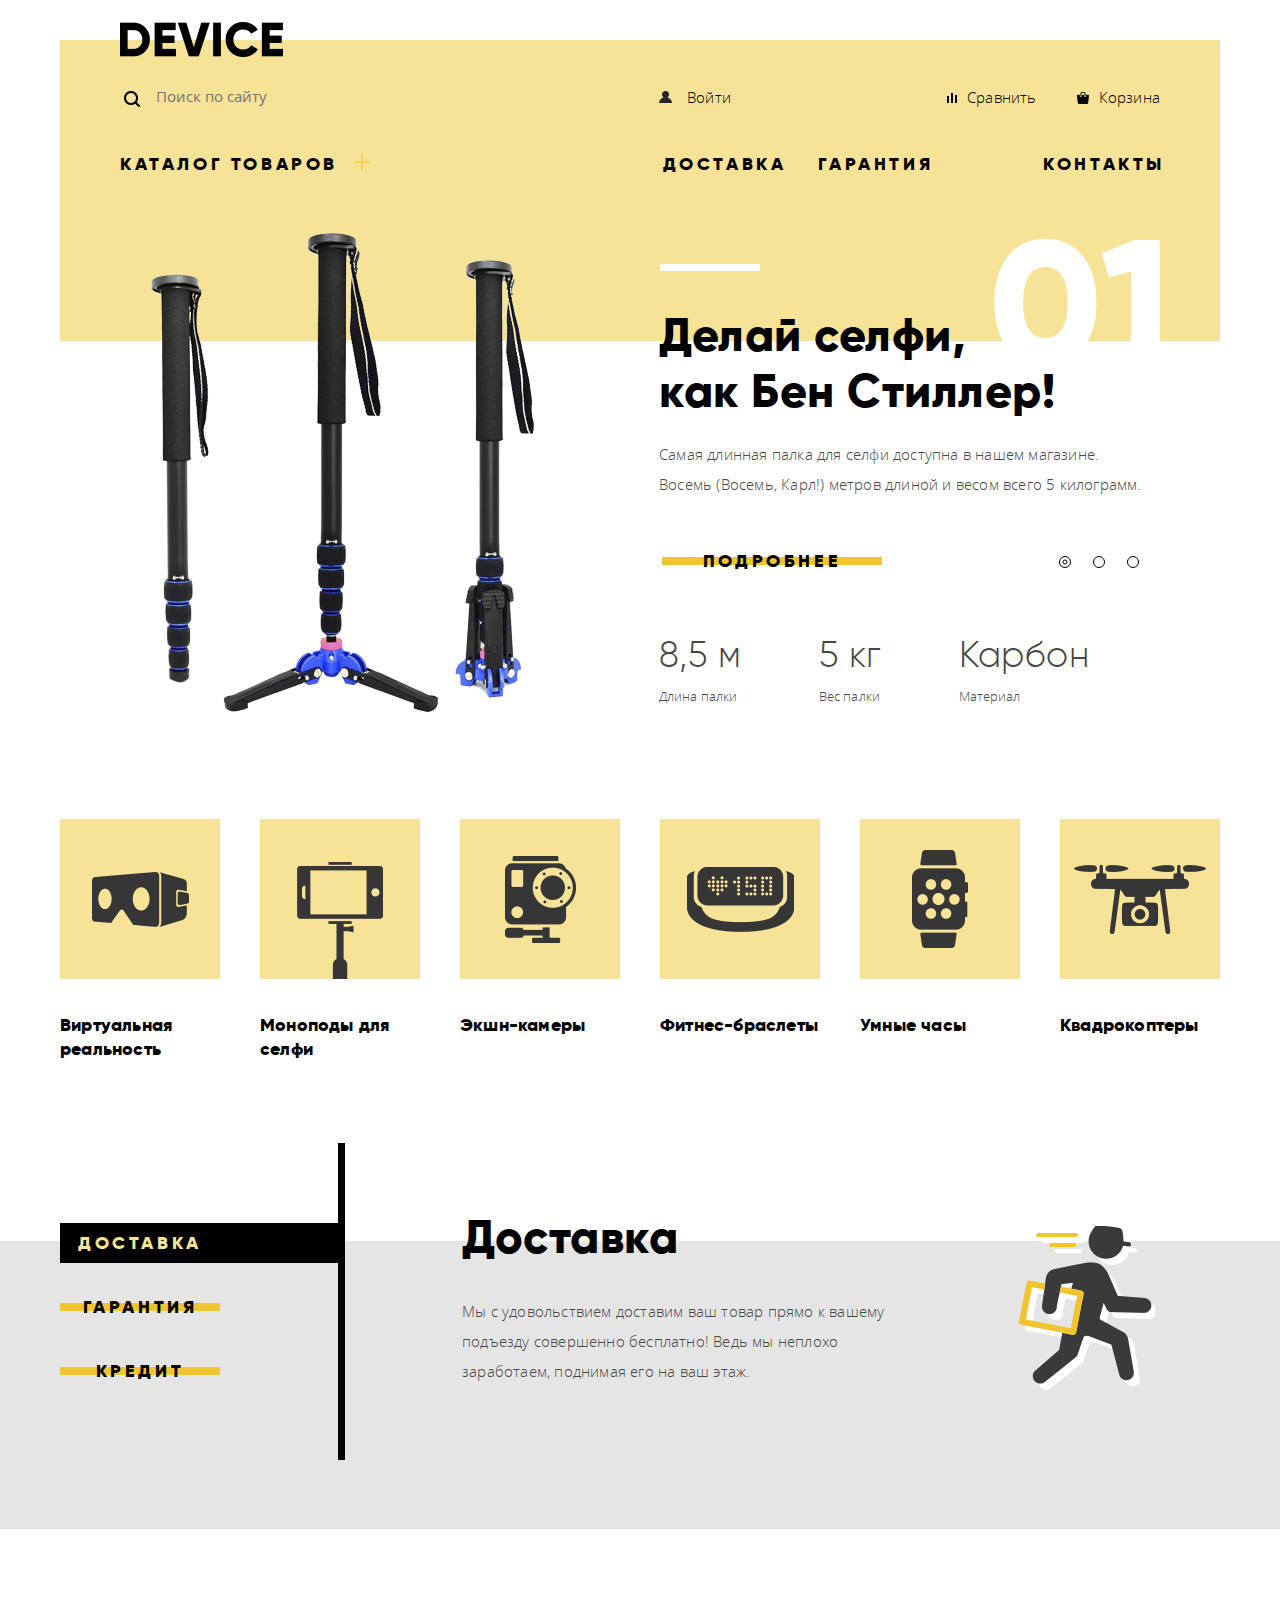
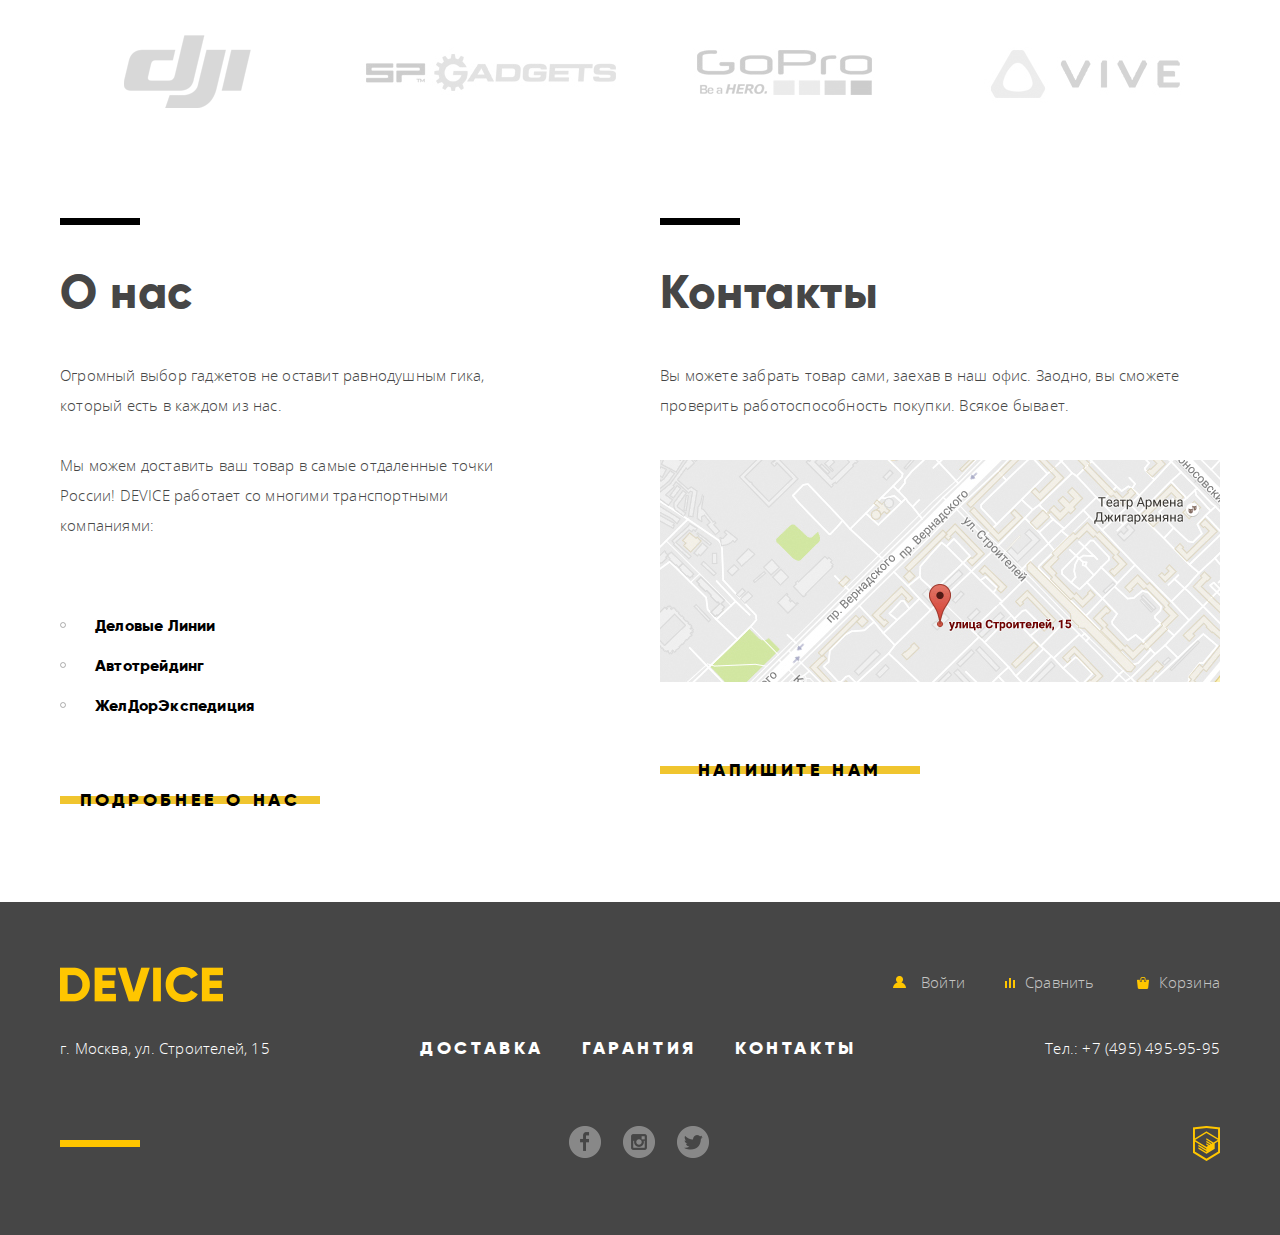
<file: index.html>
<!DOCTYPE html>
<html lang="ru">
<head>
    <meta charset="utf-8">
    <title>HTML Academy: Девайс</title>
    <link rel="stylesheet" type="text/css" href="css/normalize.css">
    <link rel="stylesheet" type="text/css" href="css/style.css">
</head>
<body>
  <header>
    <div class="container header header-index">
      <div class="header-logo"><a href="index.html"><img src="img/content/logo.png" width="163" height="35" alt="Логотип Девайса"></a></div>
      <div class="header-top">
        <div class="header-search"><input class="header-search-field" type="text" name="search" placeholder="Поиск по сайту"><button type="button">Найти</button></div>
        <ul class="user-menu header-user-menu">
          <li class="login-link"><a href="">Войти</a></li>
          <li class="compare-link"><a href="">Сравнить</a></li>
          <li class="cart-link"><a href="">Корзина</a></li>
        </ul>
      </div>
      <nav>
        <ul class="main-navigation header-main-navigation">
          <li class="main-navigation-catalog">
            <a class="catalog-link" href="">Каталог товаров</a>
            <div class="sub-menu-container">
              <ul class="sub-menu">
                <li><a href="">Виртуальная реальность</a></li>
                <li><a href="catalog.html">Моноподы для селфи</a></li>
                <li><a href="">Экшн-камеры</a></li>
                <li><a href="">Фитнес-браслеты</a></li>
                <li><a href="">Умные часы</a></li>
                <li><a href="">Квадрокоптеры</a></li>
              </ul>
            </div>
          </li>
          <li><a href="">Доставка</a></li>
          <li><a href="">Гарантия</a></li>
          <li><a href="">Контакты</a></li>
        </ul>
      </nav>
    </div>
  </header>

  <main>
    <section class="container container-sliders">
      <h1 class="visually-hidden">Девайс</h1>
      <div class="promo-sliders">
        <h2 class="visually-hidden">Промо-слайдеры</h2>
        <input class="visually-hidden" type="radio" id="tumbler-slide1" name="slider-toggle" checked>
        <input class="visually-hidden" type="radio" id="tumbler-slide2" name="slider-toggle">
        <input class="visually-hidden" type="radio" id="tumbler-slide3" name="slider-toggle">
        <div class="slider-controls">
          <label for="tumbler-slide1"><span class="visually-hidden">Слайд 1</span></label>
          <label for="tumbler-slide2"><span class="visually-hidden">Слайд 2</span></label>
          <label for="tumbler-slide3"><span class="visually-hidden">Слайд 3</span></label>
        </div>
        <ul class="slides-list">
          <li class="slide slide-1" id="slide-1">
            <h3 class="slide-number">01</h3>
            <div class="slider-image1">
              <img src="img/content/slider-1.png" width="384" height="486" alt="Монопод">
            </div>
            <div class="slider-description">
              <h3 class="slider-title">Делай селфи,<br> как Бен Стиллер!</h3>
              <p class="slider-text">Самая длинная палка для селфи доступна в нашем магазине. Восемь (Восемь, Карл!) метров длиной и весом всего 5 килограмм.
              </p>
              <a class="button slider-more" href="">Подробнее</a>
              <div class="slider-features">
                <div class="slider-feature">
                  <p class="slider-feature-title">Длина палки</p>
                  <p class="slider-feature-text">8,5 м</p>
                </div>
                <div class="slider-feature">
                  <p class="slider-feature-title">Вес палки</p>
                  <p class="slider-feature-text">5 кг</p>
                </div>
                <div class="slider-feature">
                  <p class="slider-feature-title">Материал</p>
                  <p class="slider-feature-text">Карбон</p>
                </div>
              </div>
            </div>
          </li>

          <li class="slide slide-2" id="slide-2">
            <h3 class="slide-number">02</h3>
            <div class="slider-image2">
              <img src="img/content/slider-2.png" width="345" height="485" alt="Фитнес-браслет">
            </div>
            <div class="slider-description">
              <h3 class="slider-title">Худеем<br> правильно!</h3>
              <p class="slider-text">Мотивирующие фитнес-браслеты помогут найти в себе силы не пропускать занятия и соблюдать диету.
              </p>
              <a class="button slider-more" href="">Подробнее</a>
              <div class="slider-features">
                <div class="slider-feature">
                  <p class="slider-feature-title">Без подзарядки</p>
                  <p class="slider-feature-text">48 часов</p>
                </div>
              </div>
            </div>
          </li>

          <li class="slide slide-3" id="slide-3">
            <h3 class="slide-number">03</h3>
            <div class="slider-image3">
              <img src="img/content/slider-3.png" width="526" height="334" alt="Квадрокоптер">
            </div>
            <div class="slider-description">
              <h3 class="slider-title">Порхает как бабочка, жалит как пчела!</h3>
              <p class="slider-text">Этот обычный, на первый взгляд, квадрокоптер оснащен мощным лазером, замаскированным под стандартную камеру.
              </p>
              <a class="button slider-more" href="">Подробнее</a>
              <div class="slider-features">
                <div class="slider-feature">
                  <p class="slider-feature-title">Дальность полета</p>
                  <p class="slider-feature-text">800 м</p>
                </div>
                <div class="slider-feature">
                  <p class="slider-feature-title">Радиус поражения</p>
                  <p class="slider-feature-text">50 м</p>
                </div>
              </div>
            </div>
          </li>
        </ul>
      </div>
    </section>

    <div class="container">
      <section class="popular">
        <h2 class="visually-hidden">Популярные категории товаров</h2>
        <ul class="popular-list">
          <li>
            <a class="popular-item popular-item-vr" href=""><span>Виртуальная реальность</span></a>
          </li>
          <li>
            <a class="popular-item popular-item-monopod" href="catalog.html"><span>Моноподы для селфи</span></a>
          </li>
          <li>
            <a class="popular-item popular-item-camera" href=""><span>Экшн-камеры</span></a>
          </li>
          <li>
            <a class="popular-item popular-item-fitness" href=""><span>Фитнес-браслеты</span></a>
          </li>
          <li>
            <a class="popular-item popular-item-watch" href=""><span>Умные часы</span></a>
          </li>
          <li>
            <a class="popular-item popular-item-copter" href=""><span>Квадрокоптеры</span></a>
          </li>
        </ul>
      </section>
    </div>

    <div class="services-wrapper">
      <div class="container services">
        <h2 class="visually-hidden">Сервисы</h2>
        <input class="visually-hidden" type="radio" id="tumbler-service1" name="services-toggle" checked>
        <input class="visually-hidden" type="radio" id="tumbler-service2" name="services-toggle">
        <input class="visually-hidden" type="radio" id="tumbler-service3" name="services-toggle">
        <ul class="services-list-controls">
          <li><label class="button" for="tumbler-service1">Доставка</label></li>
          <li><label class="button" for="tumbler-service2">Гарантия</label></li>
          <li><label class="button" for="tumbler-service3">Кредит</label></li>
        </ul>
        <ul class="services-list">
          <li class="service-delivery">
            <h3>Доставка</h3>
            <p>Мы с удовольствием доставим ваш товар прямо к вашему подъезду совершенно бесплатно! Ведь мы неплохо заработаем, поднимая его на ваш этаж.</p>
          </li>
          <li class="service-waranty">
            <h3>Гарантия</h3>
            <p>Если из-за возгорания купленного у нас товара у вас сгорит дом — не переживайте, мы выдадим вам новый. 
            Товар,&nbsp;не&nbsp;дом, конечно же.</p>
          </li>
          <li class="service-credit">
            <h3>Кредит</h3>
            <p>Залезть в долговую яму стало проще! Кредитные консультанты подберут для вас наиболее выгодные условия кредита. Выгодные для нашего банка, разумеется.</p>
          </li>
        </ul>
      </div>
    </div>

    <div class="container">
      <section class="brands">
        <h2 class="visually-hidden">Бренды</h2>
        <ul class="brands-list">
          <li><a class="brand-dji" href=""><span class="visually-hidden">DJI</span></a></li>
          <li><a class="brand-spgad" href=""><span class="visually-hidden">SpGadgets</span></a></li>
          <li><a class="brand-gopro" href=""><span class="visually-hidden">GoPro</span></a></li>
          <li><a class="brand-vive" href=""><span class="visually-hidden">VIVE</span></a></li>
        </ul>
      </section>

      <section class="information">
        <h2 class="visually-hidden">Информация</h2>
        <div class="about">
          <h2>О нас</h2>
          <p>Огромный выбор гаджетов не оставит равнодушным гика, который есть в каждом из нас.</p>
          <p>Мы можем доставить ваш товар в самые отдаленные точки России! DEVICE работает со многими транспортными компаниями:</p>
          <ul>
            <li>Деловые Линии</li>
            <li>Автотрейдинг</li>
            <li>ЖелДорЭкспедиция</li>
          </ul>
          <a class="button" href="">Подробнее о нас</a>
        </div>
        <div class="contacts">
          <h2>Контакты</h2>
          <p>Вы можете забрать товар сами, заехав в наш офис. Заодно, вы сможете проверить работоспособность покупки. Всякое бывает.</p>
          <a class="map-link" href="" aria-label="Открыть карту"><img src="img/content/map-mini.jpg" width="560" height="222" alt="г. Москва, ул. Строителей, 15"></a>
          <a class="button contact-link" href="" aria-label="Открыть форму обратной связи">Напишите нам</a>
        </div>
      </section>
    </div>
  </main>

  <footer class="footer-wrapper">
    <div class="container footer">
      <div class="footer-up">
        <div class="footer-left footer-logo">
          <a href="index.html">
            <img src="img/content/logo-footer.png" width="163" height="35" alt="Логотип Девайса">
          </a>
        </div>
        <div class="footer-right">
          <ul class="user-menu footer-user-menu">
            <li class="login-link"><a href="">Войти</a></li>
            <li class="compare-link"><a href="">Сравнить</a></li>
            <li class="cart-link"><a href="">Корзина</a></li>
          </ul>
        </div>
      </div>
      <div class="footer-middle">
        <address>г. Москва, ул. Строителей, 15</address>
        <p>Тел.: +7 (495) 495-95-95</p>
        <ul class="main-navigation footer-navigation">
            <li><a href="">Доставка</a></li>
            <li><a href="">Гарантия</a></li>
            <li><a href="">Контакты</a></li>
        </ul>
      </div>
      <div class="footer-bottom">
        <div class="footer-left"></div>
        <div class="footer-sm">
          <h2 class="visually-hidden">Девайс в соцсетях</h2>
            <ul>
              <li>
                <a class="sm-button sm-fb" href="#" aria-label="Девайс на Фейсбуке">
                  <span class="visually-hidden">fb</span>
                </a>
              </li>
              <li>
                <a class="sm-button sm-insta" href="#" aria-label="Девайс в Инстаграме">
                  <span class="visually-hidden">Instagram</span>
                </a>
              </li>
              <li>
                <a class="sm-button sm-tw" href="#" aria-label="Девайс в Твиттере">
                  <span class="visually-hidden">Twitter</span>
                </a>
              </li>
            </ul>
        </div>
        <div class="footer-right footer-copyright">
          <a class="copyright-logo" href="https://htmlacademy.ru/intensive/htmlcss" aria-label="Профессиональный онлайн‑курс HTML и CSS, уровень 1">
            <span class="visually-hidden">HTML Academy</span>
          </a>
        </div>
      </div>
    </div>
  </footer>

  <div class="overlay"></div>
  <section class="modal modal-contact">
    <div class="modal-block">
      <h2 class="visually-hidden">Напишите нам</h2>
      <form class="contact-form" action="https://echo.htmlacademy.ru" method="post">
        <div>
          <p><label for="contact-name">Ваше имя:</label>
          <input id="contact-name" type="text" name="name" placeholder="Имя Фамилия"></p>
          <p><label for="contact-email">Ваш e-mail:</label>
          <input id="contact-email" type="email" name="email" placeholder="email@example.com"></p>
        </div>
        <p>
          <label for="contact-message">Текст письма:</label>
          <textarea id="contact-message" name="message" placeholder="В свободной форме"></textarea>
        </p>
        <button class="button" type="submit">Отправить</button>
      </form>
      <button class="modal-close" type="button">Закрыть</button>
    </div>
  </section>

  <section class="modal modal-map">
    <h2 class="visually-hidden">Как до нас добраться</h2>
    <img src="img/content/map-big.jpg" width="960" height="560" alt="Офис компании по адресу ул. Строителей, 15, г. Москва">
    <button class="modal-close" type="button">Закрыть</button>
  </section>
  <script src="js/script.js"></script>
</body>
</html>
</file>
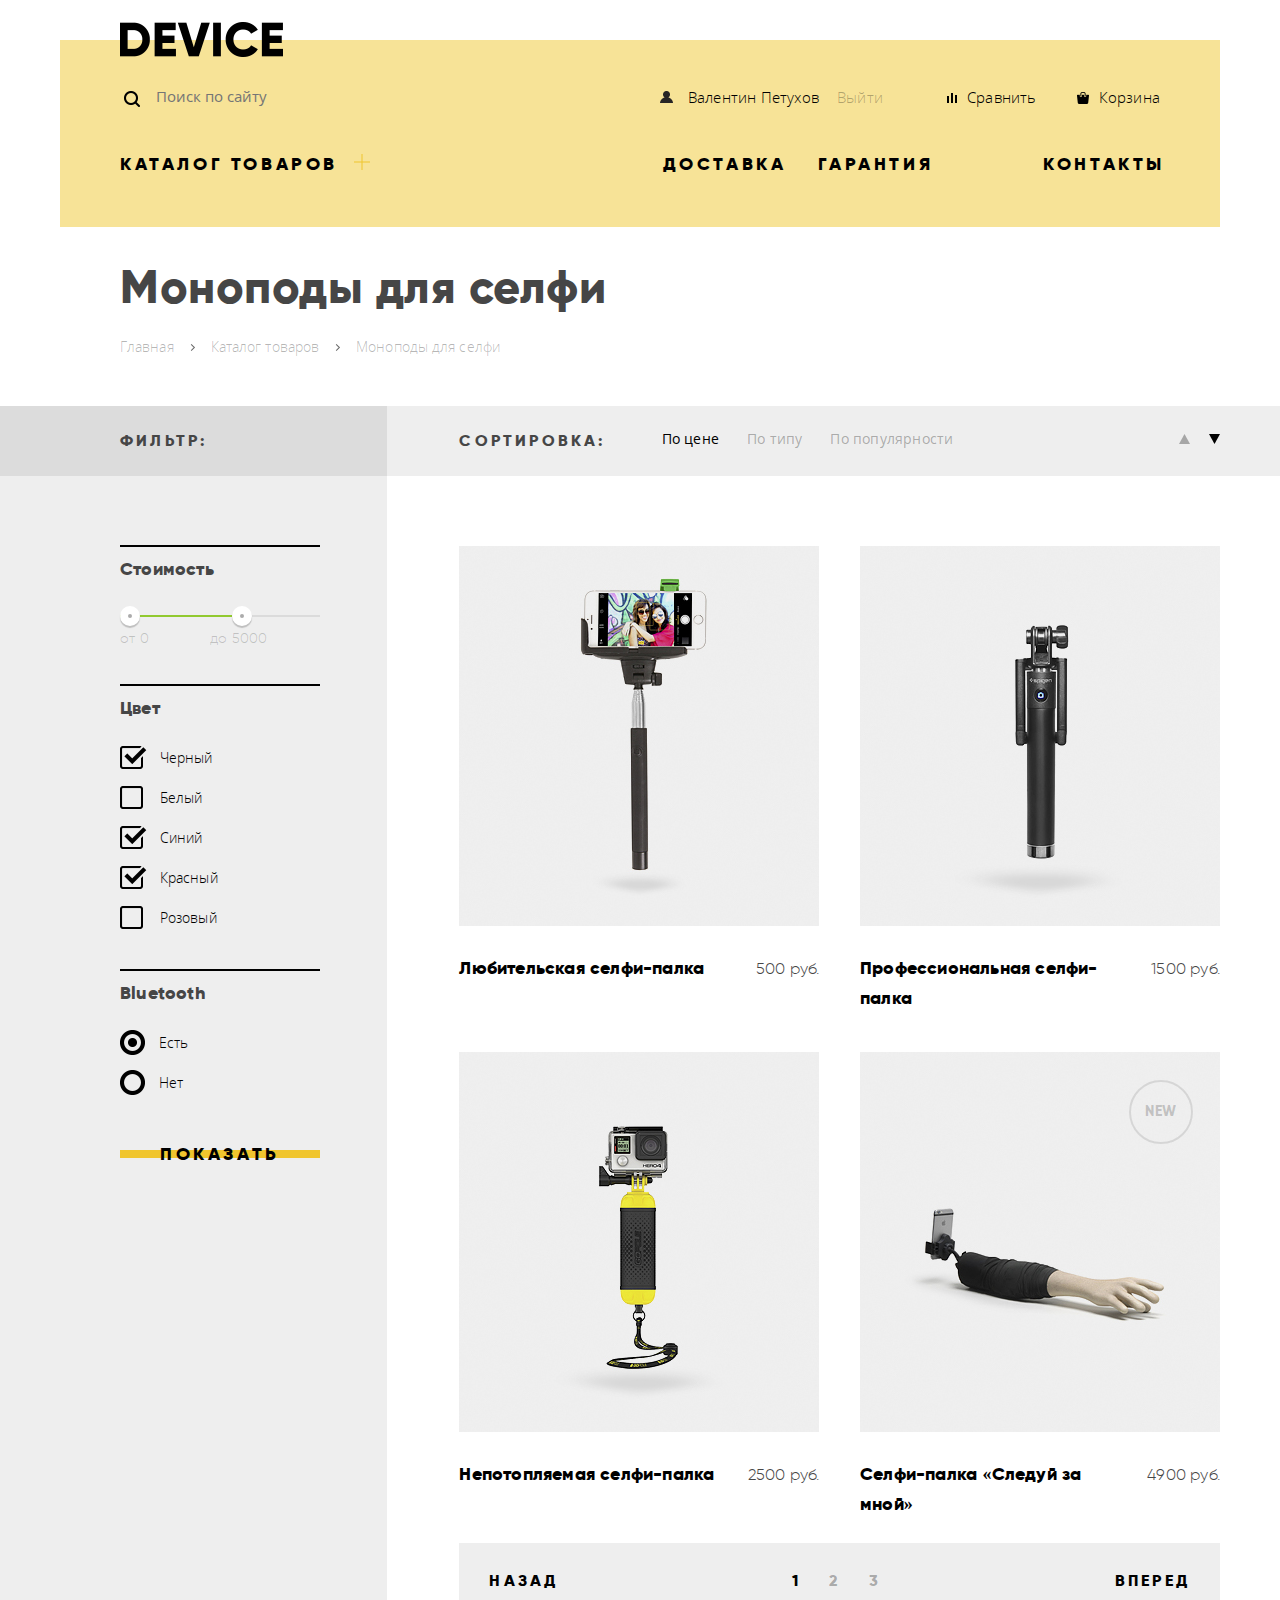
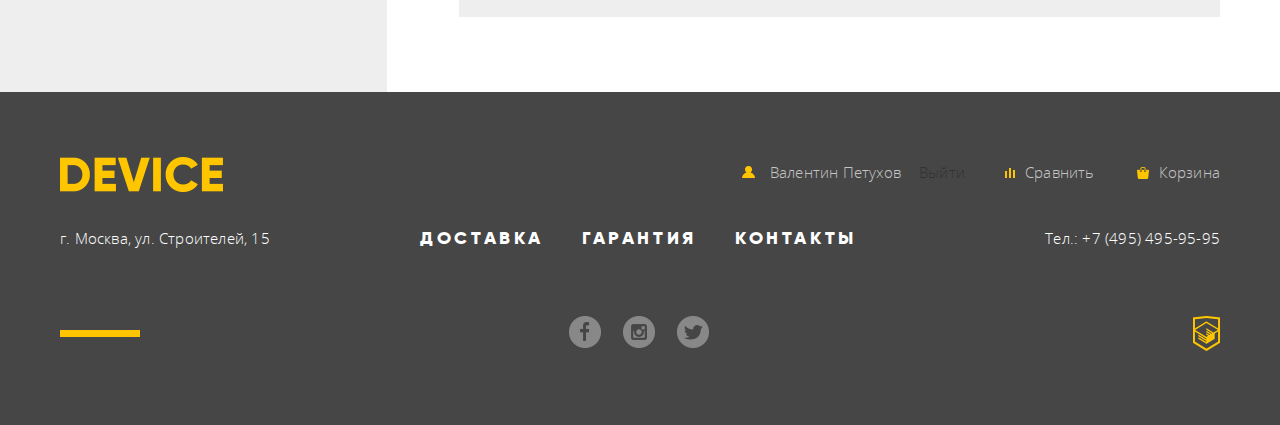
<file: catalog.html>
<!DOCTYPE html>
<html lang="ru">
<head>
    <meta charset="utf-8">
    <title>HTML Academy: Девайс - Моноподы для селфи</title>
    <link rel="stylesheet" type="text/css" href="css/normalize.css">
    <link rel="stylesheet" type="text/css" href="css/style.css">
</head>
<body>
  <header>
    <div class="container header">
      <div class="header-logo"><a href="index.html"><img src="img/content/logo.png" width="163" height="35" alt="Логотип Девайса"></a></div>
      <div class="header-top">
        <div class="header-search"><input class="header-search-field" type="text" name="search" placeholder="Поиск по сайту"><button type="button">Найти</button></div>
        <ul class="user-menu header-user-menu">
          <li class="login-link logged-in"><a href="">Валентин Петухов</a><a href="">Выйти</a></li>
          <li class="compare-link"><a href="">Сравнить</a></li>
          <li class="cart-link"><a href="">Корзина</a></li>
        </ul>
      </div>
      <nav>
        <ul class="main-navigation header-main-navigation">
          <li class="main-navigation-catalog">
            <a class="catalog-link" href="">Каталог товаров</a>
            <div class="sub-menu-container">
              <ul class="sub-menu">
                <li><a href="">Виртуальная реальность</a></li>
                <li><a href="catalog.html">Моноподы для селфи</a></li>
                <li><a href="">Экшн-камеры</a></li>
                <li><a href="">Фитнес-браслеты</a></li>
                <li><a href="">Умные часы</a></li>
                <li><a href="">Квадрокоптеры</a></li>
              </ul>
            </div>
          </li>
          <li><a href="">Доставка</a></li>
          <li><a href="">Гарантия</a></li>
          <li><a href="">Контакты</a></li>
        </ul>
      </nav>
    </div>
  </header>

  <main>
    <div class="container">
      <h1 class="page-title">Моноподы для селфи</h1>
        
      <ul class="breadcrumbs">
        <li><a href="index.html">Главная</a></li>
        <li><a href="catalog.html">Каталог товаров</a></li>
        <li class="breadcrumbs-current"><a href="">Моноподы для селфи</a></li>
      </ul>
    </div>

    <div class="content-wrapper">
      <section class="container content">
        <aside class="filter">
          <div class="filter-title content-title">
            <h2>Фильтр:</h2>
          </div>
          <form class="filter-form" action="https://echo.htmlacademy.ru" method="get">
            <fieldset class="form-price">
              <p>Стоимость</p>
              <div class="slider">
                <div class="slider-bar">
                  <div class="slider-toggle slider-min-price">
                    <span class="slider-price">от 0</span>
                  </div>
                  <div class="slider-toggle slider-max-price">
                    <span class="slider-price">до 5000</span>
                  </div>
                </div>
              </div>
            </fieldset>

            <fieldset class="form-color">
              <p>Цвет</p>
              <ul>
                <li class="filter-item">
                  <input class="filter-checkbox" type="checkbox" name="black" id="black" checked>
                  <label for="black">Черный</label>
                </li>
                <li class="filter-item">
                  <input class="filter-checkbox" type="checkbox" name="white" id="white">
                  <label for="white">Белый</label>
                </li>
                <li class="filter-item">
                  <input class="filter-checkbox" type="checkbox" name="blue" id="blue" checked>
                  <label for="blue">Синий</label>
                </li>
                <li class="filter-item">
                  <input class="filter-checkbox" type="checkbox" name="red" id="red" checked>
                  <label for="red">Красный</label>
                </li>
                <li class="filter-item">
                  <input class="filter-checkbox" type="checkbox" name="pink" id="pink">
                  <label for="pink">Розовый</label>
                </li>
              </ul>
            </fieldset>

            <fieldset class="form-bt">
              <p>Bluetooth</p>
              <input class="filter-radio" type="radio" name="Bluetooth" id="yes" value="yes" checked>
              <label for="yes">Есть</label>
              <input class="filter-radio" type="radio" name="Bluetooth" id="no" value="no">
              <label for="no">Нет</label>
            </fieldset>
            <button class="button" type="submit">Показать</button>
          </form>
        </aside>

        <section class="catalog">
          <div class="sort-title content-title">
            <h2>Сортировка:</h2>

            <ul class="sort-parameters">
              <li><a class="sort-parameter sort-parameter-active" href="">По цене</a></li>
              <li><a class="sort-parameter" href="">По типу</a></li>
              <li><a class="sort-parameter" href="">По популярности</a></li>
            </ul>

            <div class="sort-buttons">
              <button class="sort-btn" type="button">
                <span class="visually-hidden">По возрастанию</span>
                <svg xmlns="http://www.w3.org/2000/svg" width="11" height="10" viewBox="0 0 11 10"><path fill="rgba(0, 0, 0, 0.3)" d="M5.5 0L0 10h11z"/></svg>
              </button>
              <button class="sort-btn sort-btn-active" type="button">
                <span class="visually-hidden">По убыванию</span>
                <svg xmlns="http://www.w3.org/2000/svg" width="11" height="10" viewBox="0 0 11 10"><path fill="rgba(0, 0, 0, 0.3)" d="M5.5 10L0 0h11"/></svg>
              </button>
            </div>
          </div>

          <ul class="catalog-list">
            <li class="catalog-item">
              <h3 class="catalog-item-title">
                <a href="">Любительская селфи-палка</a>
              </h3>
              <span class="catalog-item-price">500 руб.</span>
              <div class="catalog-item-image">
                <img src="img/content/item-1.jpg" width="360" height="380" alt="Любительская селфи-палка">
                <div class="catalog-item-buy">
                  <a class="button" href="">В корзину</a>
                  <a class="addCompare" href="">Добавить к сравнению</a>
                </div>
              </div>
            </li>
            <li class="catalog-item">
              <h3 class="catalog-item-title">
                <a href="">Профессиональная селфи-палка</a>
              </h3>
              <span class="catalog-item-price">1500 руб.</span>
              <div class="catalog-item-image">
                <img src="img/content/item-2.jpg" width="360" height="380" alt="Профессиональная селфи-палка ">
                <div class="catalog-item-buy">
                  <a class="button" href="">В корзину</a>
                  <a class="addCompare" href="">Добавить к сравнению</a>
                </div>
              </div>
            </li>
            <li class="catalog-item">
              <h3 class="catalog-item-title">
                <a href="">Непотопляемая селфи-палка</a>
              </h3>
              <span class="catalog-item-price">2500 руб.</span>
              <div class="catalog-item-image">
                <img src="img/content/item-3.jpg" width="360" height="380" alt="Любительская селфи-палка">
                <div class="catalog-item-buy">
                  <a class="button" href="">В корзину</a>
                  <a class="addCompare" href="">Добавить к сравнению</a>
                </div>
              </div>
            </li>
            <li class="catalog-item">
              <h3 class="catalog-item-title">
                <a href="">Селфи-палка «Следуй за мной»</a>
              </h3>
              <span class="catalog-item-price">4900 руб.</span>
              <div class="catalog-item-image">
                <img src="img/content/item-4.jpg" width="360" height="380" alt="Любительская селфи-палка">
                <div class="catalog-item-new">New</div>
                <div class="catalog-item-buy">
                  <a class="button" href="">В корзину</a>
                  <a class="addCompare" href="">Добавить к сравнению</a>
                </div>
              </div>
            </li>
          </ul>

          <ul class="pagination-list">
            <li class="pagination-item pagination-item-prev pagination-item-active"><a href="#">Назад</a></li>
            <li class="pagination-item pagination-item-active"><a>1</a></li>
            <li class="pagination-item"><a href="#">2</a></li>
            <li class="pagination-item"><a href="#">3</a></li>
            <li class="pagination-item pagination-item-next pagination-item-active"><a href="#">Вперед</a></li>
          </ul>
        </section>
      </section>
    </div>
  </main>

  <footer class="footer-wrapper">
    <div class="container footer">
      <div class="footer-up">
        <div class="footer-left footer-logo">
          <a href="index.html">
            <img src="img/content/logo-footer.png" width="163" height="35" alt="Логотип Девайса">
          </a>
        </div>
        <div class="footer-right">
          <ul class="user-menu footer-user-menu">
            <li class="login-link logged-in"><a href="">Валентин Петухов</a><a href="">Выйти</a></li>
            <li class="compare-link"><a href="">Сравнить</a></li>
            <li class="cart-link"><a href="">Корзина</a></li>
          </ul>
        </div>
      </div>
      <div class="footer-middle">
        <address>г. Москва, ул. Строителей, 15</address>
        <p>Тел.: +7 (495) 495-95-95</p>
        <ul class="main-navigation footer-navigation">
            <li><a href="">Доставка</a></li>
            <li><a href="">Гарантия</a></li>
            <li><a href="">Контакты</a></li>
        </ul>
      </div>
      <div class="footer-bottom">
        <div class="footer-left"></div>
        <div class="footer-sm">
          <h2 class="visually-hidden">Девайс в соцсетях</h2>
            <ul>
              <li>
                <a class="sm-button sm-fb" href="#" aria-label="Девайс на Фейсбуке">
                  <span class="visually-hidden">fb</span>
                </a>
              </li>
              <li>
                <a class="sm-button sm-insta" href="#" aria-label="Девайс в Инстаграме">
                  <span class="visually-hidden">Instagram</span>
                </a>
              </li>
              <li>
                <a class="sm-button sm-tw" href="#" aria-label="Девайс в Твиттере">
                  <span class="visually-hidden">Twitter</span>
                </a>
              </li>
            </ul>
        </div>
        <div class="footer-right footer-copyright">
          <a class="copyright-logo" href="https://htmlacademy.ru/intensive/htmlcss" aria-label="Профессиональный онлайн‑курс HTML и CSS, уровень 1">
            <span class="visually-hidden">HTML Academy</span>
          </a>
        </div>
      </div>
    </div>
  </footer>
</body>
</html>
</file>
<file: css/style.css>
@font-face {
  font-style: normal;
  font-weight: 300;
  font-family: "Gilroy";

  src: url("../fonts/gilroylight.woff2") format("woff2"),
  url("../fonts/gilroylight.woff") format("woff");
}

@font-face {
  font-style: normal;
  font-weight: 800;
  font-family: "Gilroy";

  src: url("../fonts/gilroyextrabold.woff2") format("woff2"),
  url("../fonts/gilroyextrabold.woff") format("woff");
}

@font-face {
  font-style: normal;
  font-weight: 400;
  font-family: "OpenSans";

  src: url("../fonts/opensans.woff2") format("woff2"),
  url("../fonts/opensans.woff") format("woff");
}

@font-face {
  font-style: normal;
  font-weight: 300;
  font-family: "OpenSans";

  src: url("../fonts/opensanslight.woff2") format("woff2"),
  url("../fonts/opensanslight.woff") format("woff");
}

@-webkit-keyframes zoomIn {
  from {
    -webkit-transform: scale3d(0.3, 0.3, 0.3);
            transform: translate(-50%, -50%) scale3d(0.3, 0.3, 0.3);
    opacity: 0;
  }

  50% {
    opacity: 1;
  }
}

@keyframes zoomIn {
  from {
    -webkit-transform: scale3d(0.3, 0.3, 0.3);
            transform: translate(-50%, -50%) scale3d(0.3, 0.3, 0.3);
    opacity: 0;
  }

  50% {
    opacity: 1;
  }
}

@-webkit-keyframes shake {
  0%,
  100% {
    -webkit-transform: translate(-50%, -50%);
            transform: translate(-50%, -50%);
  }

  10%,
  30%,
  50%,
  70%,
  90% {
    -webkit-transform: translate(-52%, -50%);
            transform: translate(-52%, -50%);
  }

  20%,
  40%,
  60%,
  80% {
    -webkit-transform: translate(-48%, -50%);
            transform: translate(-48%, -50%);
  }
}

@keyframes shake {
  0%,
  100% {
    -webkit-transform: translate(-50%, -50%);
            transform: translate(-50%, -50%);
  }

  10%,
  30%,
  50%,
  70%,
  90% {
    -webkit-transform: translate(-52%, -50%);
            transform: translate(-52%, -50%);
  }

  20%,
  40%,
  60%,
  80% {
    -webkit-transform: translate(-48%, -50%);
            transform: translate(-48%, -50%);
  }
}

body {
  min-width: 1200px;
  margin: 0;
  padding: 0;

  font-weight: 300;
  font-size: 15px;
  line-height: 30px;
  font-family: "OpenSans", Arial, sans-serif;
  color: #464646;
  letter-spacing: 0.2px;

  background-color: #ffffff;
}

a {
  text-decoration: none;
}

img {
  max-width: 100%;
  height: auto;
}

.visually-hidden,
.filter-checkbox,
.filter-radio {
  position: absolute;

  width: 1px;
  height: 1px;
  margin: -1px;
  padding: 0;
  overflow: hidden;

  white-space: nowrap;

  border: 0;

  clip: rect(0 0 0 0);
  -webkit-clip-path: inset(100%);
          clip-path: inset(100%);
}

.container {
  width: 1160px;
  margin: 0 auto;
}

.button {
  display: inline-block;
  width: 200px;

  font-weight: 800;
  font-size: 18px;
  line-height: 40px;
  font-family: Gilroy;
  vertical-align: middle;
  text-align: center;
  color: #000000;
  text-transform: uppercase;
  letter-spacing: 3.6px;

  background-image: -webkit-gradient(linear,left top, left bottom,from(rgb(240,197,46)),to(rgb(240,197,46)));
  background-image: -webkit-linear-gradient(rgb(240,197,46),rgb(240,197,46));
  background-image:      -o-linear-gradient(rgb(240,197,46),rgb(240,197,46));
  background-image:         linear-gradient(rgb(240,197,46),rgb(240,197,46));
  background-repeat: no-repeat;
  background-position: center;
  background-size: 100% 8px;
}

.button:hover {
  background-size: 100% 100%;
}

.button:active {
  color: rgba(0, 0, 0, 0.3);
}


/*------------------Header--------------------*/


.header {
  position: relative;

  display: -webkit-box;
  display: -ms-flexbox;
  display: flex;
  -webkit-box-orient: vertical;
  -webkit-box-direction: normal;
  -ms-flex-direction: column;
      flex-direction: column;
  width: 1040px;
  margin-top: 40px;
  padding: 1px 60px 0;

  background-color: #f7e397;
}

.header-index {
  min-height: 300px;
}

.header-logo {
  position: absolute;
  left: 60px;

  -webkit-transform: translateY(-19px);
      -ms-transform: translateY(-19px);
          transform: translateY(-19px);
}

.header-logo:hover,
.header-logo:focus,
.footer-logo:hover,
.footer-logo:focus {
  opacity: 0.7;
}

.header-logo:active,
.footer-logo:active {
  opacity: 0.3;
}

.header-top {
  display: -webkit-box;
  display: -ms-flexbox;
  display: flex;
  height: 55px;
  margin-top: 28px;
}

.header-search {
  position: relative;
}

.header-search::before {
  content: "";
  position: absolute;
  bottom: 17px;
  left: 4px;

  width: 16px;
  height: 16px;

  background: url("../img/decor/search.png") no-repeat center;
}

.header-search-field {
  box-sizing: border-box;
  height: 53px;
  padding-right: 195px;
  padding-left: 36px;

  color: rgba(0, 0, 0, 0.3);

  background-color: transparent;
  border: none;
  outline: none;
}

.header-search button {
  padding: 17px 21px;

  background-color: transparent;
  border: solid 2px #000000;
  visibility: hidden;
}

.header-search:hover .header-search-field {
  color: rgba(0, 0, 0, 0.6);
}

.header-search-field:focus {
  color: rgb(0, 0, 0);

  border-bottom: 2px solid #000000;
}

.header-search-field:focus + button {
  visibility: visible;
}

.header-search button:hover,
.header-search button:focus {
  color: #ffffff;

  background-color: #000000;
  visibility: visible;
}

.header-search button:active {
  color: rgba(255, 255, 255, 0.3);

  visibility: visible;
}

.user-menu {
  display: -webkit-box;
  display: -ms-flexbox;
  display: flex;
  -webkit-box-align: center;
  -ms-flex-align: center;
  align-items: center;
  margin: 0;
  margin-left: auto;
  padding: 0;

  list-style: none;
}

.user-menu li:hover {
  opacity: 0.6;
}

.user-menu li:active {
  opacity: 0.3;
}

.user-menu a {
  color: #000000;
}

.user-menu .login-link {
  position: relative;

  padding-left: 28px;
}

.header-user-menu .login-link {
  margin-right: 216px;
}

.header-user-menu .logged-in {
  margin-right: 64px;
}

.logged-in a:first-child {
  margin-right: 18px;
}

.logged-in a:last-child {
  color: rgba(0,0,0,0.3);
}

.user-menu .login-link::before {
  content: "";
  position: absolute;
  top: 9px;
  left: 0;

  width: 13px;
  height: 12px;

  background: url("../img/decor/user.png") no-repeat center;
}

.user-menu .compare-link {
  position: relative;

  margin-right: 38px;
  padding-left: 20px;
}

.user-menu .compare-link::before {
  content: "";
  position: absolute;
  top: 11px;
  left: 0;

  width: 10px;
  height: 10px;

  background: url("../img/decor/compare.png") no-repeat center;
}

.user-menu .cart-link {
  position: relative;

  padding-left: 24px;
}

.user-menu .cart-link::before {
  content: "";
  position: absolute;
  top: 10px;
  left: 2px;

  width: 12px;
  height: 12px;

  background: url("../img/decor/cart.png") no-repeat center;
}

.main-navigation {
  display: -webkit-box;
  display: -ms-flexbox;
  display: flex;
  margin: 25px 0 48px;
}

.main-navigation,
.sub-menu {
  padding: 0;

  list-style: none;
}

.main-navigation a:hover {
  opacity: 0.6;
}

.main-navigation a:active {
  opacity: 0.3;
}

.main-navigation a {
  font-weight: 800;
  font-size: 18px;
  line-height: 24px;
  font-family: Gilroy;
  color: #000000;
  text-transform: uppercase;
  letter-spacing: 3.6px;
}

.header-main-navigation > li {
  margin-right: 32px;
}

.header-main-navigation > li:first-child {
  margin-right: auto;
}

.header-main-navigation > li:last-child {
  margin-right: -5px;
  margin-left: 78px;
}

.main-navigation-catalog {
  position: relative;

  padding-right: 32px;
}

.main-navigation-catalog::before,
.main-navigation-catalog::after {
  content: "";
  position: absolute;
  top: 12px;
  right: 0;

  width: 16px;
  height: 2px;

  background-color: #f0c52e;
  opacity: 0.5;
}

.main-navigation-catalog::after {
  -webkit-transform: rotate(90deg);
      -ms-transform: rotate(90deg);
          transform: rotate(90deg);
}

.sub-menu-container {
  position: absolute;
  z-index: 5;

  display: none;
  width: 1040px;
  height: 162px;
  margin-left: -60px;
  padding: 0 60px;

  background-color: #f7e397;
}

.sub-menu {
  display: -webkit-box;
  display: -ms-flexbox;
  display: flex;
  -webkit-box-orient: vertical;
  -webkit-box-direction: normal;
  -ms-flex-direction: column;
      flex-direction: column;
  -ms-flex-wrap: wrap;
      flex-wrap: wrap;
  height: 130px;
  margin-top: 27px;
}

.sub-menu li {
  margin-right: 58px;
}

.sub-menu li:nth-last-child(2) {
  margin-bottom: 40px;
}

.sub-menu a {
  font-weight: 300;
  font-size: 15px;
  line-height: 36px;
  font-family: OpenSans;
  color: #000000;
  text-transform: none;
  letter-spacing: 0.0px;
}

.catalog-link:hover ~ .sub-menu-container,
.catalog-link:focus ~ .sub-menu-container,
.main-navigation-catalog:hover .sub-menu-container,
.main-navigation-catalog:focus .sub-menu-container {
  display: -webkit-box;
  display: -ms-flexbox;
  display: flex;
}



/*-------------------Footer-----------------------*/



.footer-wrapper {
  color: #ffffff;

  background-color: #464646;
}

.footer {
  padding-top: 65px;
  padding-bottom: 65px;
}

.footer-up,
.footer-middle,
.footer-bottom {
  display: -webkit-box;
  display: -ms-flexbox;
  display: flex;
  -webkit-box-pack: justify;
  -ms-flex-pack: justify;
  justify-content: space-between;
}

.footer a {
  color: #ffffff;
}

.footer-middle {
  margin-top: 22px;
}

.footer-bottom {
  margin-top: 63px;
}

.footer-user-menu .login-link::before {
  background: url("../img/decor/user-footer.png") no-repeat center;
}

.footer-user-menu .compare-link::before {
  background: url("../img/decor/compare-footer.png") no-repeat center;
}

.footer-user-menu .cart-link::before {
  background: url("../img/decor/cart-footer.png") no-repeat center;
}

.footer-middle address {
  font: inherit;
}

.footer-middle p {
  -webkit-box-ordinal-group: 2;
  -ms-flex-order: 1;
  order: 1;
  margin: 0;
}

.footer-navigation {
  margin: 0;
}

.footer-navigation li {
  margin-right: 38px;
}

.footer-user-menu li {
  margin-left: 40px;
}

.footer-user-menu .login-link,
.footer-user-menu .compare-link {
  margin-right: 0;
}

.footer-user-menu a {
  color: rgba(255, 255, 255, 0.7);
}

.footer-bottom .footer-left {
  position: relative;
  top: 14px;

  width: 80px;
  height: 7px;

  background-color: #ffc600;
}

.footer-sm {
  margin-left: -34px;
}

.footer-sm ul {
  display: -webkit-box;
  display: -ms-flexbox;
  display: flex;
  margin: 0;
  padding: 0;

  list-style: none;
}

.footer-sm li {
  margin-right: 22px;
}

.sm-button {
  display: inline-block;
  width: 32px;
  height: 32px;

  opacity: 0.6;
}

.sm-button:hover,
.sm-button:focus {
  opacity: 1;
}

.sm-button:active {
  opacity: 0.1;
}

.sm-fb {
  background: url("../img/decor/sm-fb.png") no-repeat center;
}

.sm-insta {
  background: url("../img/decor/sm-insta.png") no-repeat center;
}

.sm-tw {
  background: url("../img/decor/sm-twitter.png") no-repeat center;
}

.copyright-logo {
  display: inline-block;
  width: 27px;
  height: 35px;

  background: url("../img/decor/logo-html.png") no-repeat center;
}

.copyright-logo:hover,
.copyright-logo:focus {
  opacity: 0.6;
}

.copyright-logo:active {
  opacity: 0.3;
}


/*-----------------index.html---------------*/


.container-sliders {
  position: relative;

  min-height: 495px;
  margin-top: -112px;
}

.slides-list {
  margin: 0;
  padding: 0;

  list-style: none;
}

.slides-list::before {
  content: "";
  position: absolute;
  top: 35px;
  right: 460px;

  width: 100px;
  height: 7px;

  background-color: #ffffff;
}

.slide {
  display: none;
}

.slide-number {
  position: absolute;
  top: -15px;
  right: 52px;
  z-index: 0;

  margin: 0;

  font-weight: 800;
  font-size: 179px;
  line-height: 179px;
  font-family: Gilroy;
  color: #ffffff;
  letter-spacing: 1.8px;
}

.slide-1 .slide-number {
  right: 46px;
}

.slider-controls {
  position: absolute;
  top: 318px;
  right: 81px;
}

.slider-controls label {
  position: relative;
  z-index: 5;

  display: inline-block;
  width: 10px;
  height: 10px;
  margin-left: 18px;

  border: 1px solid #000000;
  border-radius: 50%;
  cursor: pointer;
}

#tumbler-slide1:checked ~ .slides-list #slide-1,
#tumbler-slide2:checked ~ .slides-list #slide-2,
#tumbler-slide3:checked ~ .slides-list #slide-3 {
  display: -webkit-box;
  display: -ms-flexbox;
  display: flex;
}

#tumbler-slide1:focus ~ .slider-controls label[for="tumbler-slide1"],
#tumbler-slide2:focus ~ .slider-controls label[for="tumbler-slide2"],
#tumbler-slide3:focus ~ .slider-controls label[for="tumbler-slide3"] {
  outline: 2px solid #92a8d1;
}

#tumbler-slide1:checked ~ .slider-controls label[for="tumbler-slide1"]::before,
#tumbler-slide2:checked ~ .slider-controls label[for="tumbler-slide2"]::before,
#tumbler-slide3:checked ~ .slider-controls label[for="tumbler-slide3"]::before {
  content: "";
  position: absolute;
  top: 50%;
  left: 50%;

  width: 3px;
  height: 3px;

  border: 1px solid #000000;
  border-radius: 50%;
  -webkit-transform: translate(-50%, -50%);
      -ms-transform: translate(-50%, -50%);
          transform: translate(-50%, -50%);
}

.slider-image1 {
  margin: 0 125px 0 90px;
}

.slider-image2 {
  margin: 0 116px 0 138px;
}

.slider-image3 {
  margin: 0 31px 0 42px;
}

.slider-description {
  z-index: 1;

  margin-top: 78px;
}

.slider-title {
  width: 510px;
  margin: 0;

  font-weight: 800;
  font-size: 47px;
  line-height: 56px;
  font-family: Gilroy;
  color: #000000;
  letter-spacing: 0.5px;
}

.slider-text {
  width: 490px;
  margin: 0;
  margin-top: 20px;
}

.slider-more {
  width: 220px;
  margin-top: 42px;
  margin-left: 3px;
}

.slider-features {
  display: -webkit-box;
  display: -ms-flexbox;
  display: flex;
}

.slider-feature {
  display: -webkit-box;
  display: -ms-flexbox;
  display: flex;
  -webkit-box-orient: vertical;
  -webkit-box-direction: reverse;
  -ms-flex-direction: column-reverse;
      flex-direction: column-reverse;
  margin-top: 50px;
  margin-right: 78px;
}

.slider-feature-title {
  margin: 0;
  margin-top: 7px;

  font-size: 13px;
  line-height: 20px;
  font-family: inherit;
  letter-spacing: 0.1px;
}

.slider-feature-text {
  margin: 0;

  font-weight: 300;
  font-size: 36px;
  line-height: 48px;
  font-family: Gilroy;
  letter-spacing: 0.4px;
}

.popular-list {
  display: -webkit-box;
  display: -ms-flexbox;
  display: flex;
  -webkit-box-pack: justify;
  -ms-flex-pack: justify;
  justify-content: space-between;
  margin-top: 95px;
  padding: 0;

  list-style: none;
}

.popular-list li {
  width: 160px;
  height: 160px;

  background-color: #f7e397;
}

.popular-item {
  display: inline-block;
  width: 160px;
  height: 160px;

  font-weight: 800;
  font-size: 18px;
  line-height: 24px;
  font-family: Gilroy;
  text-align: left;
  color: #000000;
  letter-spacing: 0.2px;
}

.popular-item-vr {
  background-image: url("../img/decor/popular-1.png");
  background-repeat: no-repeat;
  background-position: center;
}

.popular-item-monopod {
  background-image: url("../img/decor/popular-2.png");
  background-repeat: no-repeat;
  background-position: left 50% bottom 0;
}

.popular-item-camera {
  background-image: url("../img/decor/popular-3.png");
  background-repeat: no-repeat;
  background-position: center;
}

.popular-item-fitness {
  background-image: url("../img/decor/popular-4.png");
  background-repeat: no-repeat;
  background-position: center;
}

.popular-item-watch {
  background-image: url("../img/decor/popular-5.png");
  background-repeat: no-repeat;
  background-position: center;
}

.popular-item-copter {
  background-image: url("../img/decor/popular-6.png");
  background-repeat: no-repeat;
  background-position: center;
}

.popular-list li:hover {
  background-color: #f0c52e;
}

.popular-list a:active {
  opacity: 0.3;
}

.popular-item span {
  display: inline-block;
  margin-top: 194px;
}

.services-wrapper {
  min-height: 288px;
  margin-top: 262px;

  background-color: #e5e5e5;
}

.services {
  display: -webkit-box;
  display: -ms-flexbox;
  display: flex;
}

.services ul {
  padding: 0;

  list-style: none;
}

.services .services-list-controls {
  margin: 0;
  margin-top: -98px;
  padding: 80px 0 45px;

  border-right: 7px solid #000000;
}

.services-list-controls .button {
  width: 160px;
  margin-bottom: 24px;
}

.services .services-list {
  width: 100%;
  margin: 0;
  margin-top: -62px;
  margin-left: 117px;
  padding-top: 20px;
}

.services-list li {
  display: none;
  min-height: 200px;
}

.service-delivery {
  background: url("../img/decor/delivery.png") no-repeat 557px 27px;
}

.service-waranty {
  background: url("../img/decor/warranty.png") no-repeat 557px 0;
}

.service-credit {
  background: url("../img/decor/credit.png") no-repeat 557px 0;
}

.services-list h3 {
  margin: 0;
  padding-top: 14px;

  font-weight: 800;
  font-size: 47px;
  line-height: 48px;
  font-family: Gilroy;
  text-align: left;
  color: #000000;
  letter-spacing: 0.5px;
}

.services-list p {
  width: 436px;
  margin-top: 35px;
}

#tumbler-service1:checked ~ .services-list .service-delivery,
#tumbler-service2:checked ~ .services-list .service-waranty,
#tumbler-service3:checked ~ .services-list .service-credit {
  display: block;
}

.services-list-controls label {
  cursor: pointer;
}

#tumbler-service1:focus ~ .services-list-controls label[for="tumbler-service1"],
#tumbler-service2:focus ~ .services-list-controls label[for="tumbler-service2"],
#tumbler-service3:focus ~ .services-list-controls label[for="tumbler-service3"] {
  outline: 2px solid #92a8d1;
}

#tumbler-service1:checked ~ .services-list-controls label[for="tumbler-service1"],
#tumbler-service2:checked ~ .services-list-controls label[for="tumbler-service2"],
#tumbler-service3:checked ~ .services-list-controls label[for="tumbler-service3"] {
  padding-right: 118px;

  color: #f7e397;

  background-color: #000000;
  background-image: none;
  background-size: 100% 100%;
}

.brands-list {
  display: -webkit-box;
  display: -ms-flexbox;
  display: flex;
  -webkit-box-pack: justify;
  -ms-flex-pack: justify;
  justify-content: space-between;
  margin: 94px 0  86px;
  padding: 0;

  list-style: none;
}

.brands-list a {
  display: inline-block;
  width: 260px;
  height: 100px;
}

.brand-dji {
  background: url("../img/decor/logo-1.png") no-repeat center;
}

.brand-dji:hover,
.brand-dji:focus {
  background: url("../img/decor/logo-1-copy.png") no-repeat center;
}

.brand-spgad {
  background: url("../img/decor/logo-2.png") no-repeat center;
}

.brand-spgad:hover,
.brand-spgad:focus {
  background: url("../img/decor/logo-2-copy.png") no-repeat center;
}

.brand-gopro {
  background: url("../img/decor/logo-3.png") no-repeat center;
}

.brand-gopro:hover,
.brand-gopro:focus {
  background: url("../img/decor/logo-3-copy.png") no-repeat center;
}

.brand-vive {
  background: url("../img/decor/logo-4.png") no-repeat center;
}

.brand-vive:hover,
.brand-vive:focus {
  background: url("../img/decor/logo-4-copy.png") no-repeat center;
}

.information {
  position: relative;

  display: -webkit-box;
  display: -ms-flexbox;
  display: flex;
}

.information .about::before,
.information .contacts::before {
  content: "";
  position: absolute;

  width: 80px;
  height: 7px;

  background-color: #000000;
}

.information .button {
  width: 260px;
  margin: 59px 0 82px;
}

.about .button {
  margin-top: 54px;
}

.information h2 {
  margin: 50px 0 44px;

  font-weight: 800;
  font-size: 47px;
  line-height: 48px;
  font-family: Gilroy;
  letter-spacing: 0.5px;
}

.information p {
  margin-bottom: 30px;
}

.about {
  width: 485px;
  margin-right: auto;
}

.about ul {
  margin: 0;
  margin-top: 66px;
  padding: 0;

  list-style: none;
}

.about li {
  position: relative;

  padding-left: 35px;

  font-weight: 800;
  font-size: 16px;
  line-height: 40px;
  font-family: Gilroy;
  color: #000000;
}

.about li::before {
  content: "";
  position: absolute;
  top: 16px;
  left: 0;

  width: 4px;
  height: 4px;

  border: 1px solid rgba(0,0,0, 0.3);
  border-radius: 50%;
}

.contacts {
  width: 560px;
}

.map-link {
  display: block;
  margin-top: 40px;
}

.modal {
  position: fixed;
  top: 50%;
  left: 50%;
  z-index: 10;

  display: none;
  width: 960px;

  background-color: #ffffff;
  -webkit-box-shadow: 0 10px 20px 0 rgba(4, 6, 6, 0.2);
          box-shadow: 0 10px 20px 0 rgba(4, 6, 6, 0.2);
  -webkit-transform: translate(-50%, -50%);
      -ms-transform: translate(-50%, -50%);
          transform: translate(-50%, -50%);
}

.modal-show {
  display: block;

  -webkit-animation: zoomIn 0.2s;
          animation: zoomIn 0.2s;
}

.overlay {
  position: fixed;
  top: 0;
  right: 0;
  bottom: 0;
  left: 0;
  z-index: 9;

  display: none;

  background-color: rgba(0, 0, 0, 0.65);
}

.overlay-show {
  display: block;
}

.modal-error {
  -webkit-animation: shake 0.6s;
          animation: shake 0.6s;
}

.modal-close {
  position: absolute;
  top: 22px;
  right: 22px;

  width: 55px;
  height: 55px;

  font-size: 0;

  background-color: #f0c62a;
  border: 0;
  border-radius: 50%;
  cursor: pointer;
  opacity: 0.5;
}

.modal-close:hover,
.modal-close:focus {
  opacity: 1;
}

.modal-close:active {
  opacity: 0.3;
}

.modal-close::before,
.modal-close::after {
  content: "";
  position: absolute;
  top: 50%;
  left: 50%;

  width: 30px;
  height: 3px;

  background-color: #ffffff;
}

.modal-close::before {
  -webkit-transform: translate(-50%, -50%) rotate(45deg);
      -ms-transform: translate(-50%, -50%) rotate(45deg);
          transform: translate(-50%, -50%) rotate(45deg);
}

.modal-close::after {
  -webkit-transform: translate(-50%, -50%) rotate(-45deg);
      -ms-transform: translate(-50%, -50%) rotate(-45deg);
          transform: translate(-50%, -50%) rotate(-45deg);
}

.contact-form {
  margin: 96px 100px 78px;

  font-weight: 400;
  font-size: 14px;
  line-height: 18px;
  font-family: OpenSans;
}

.contact-form div {
  display: -webkit-box;
  display: -ms-flexbox;
  display: flex;
  -webkit-box-pack: justify;
  -ms-flex-pack: justify;
  justify-content: space-between;
  width: 760px;
}

.contact-form p {
  display: -webkit-box;
  display: -ms-flexbox;
  display: flex;
  -webkit-box-orient: vertical;
  -webkit-box-direction: normal;
  -ms-flex-direction: column;
      flex-direction: column;
}

.contact-form label {
  margin-bottom: 10px;

  font-weight: 800;
  font-size: 18px;
  line-height: 24px;
  font-family: Gilroy;
  color: #000000;
}

.contact-form input,
.contact-form textarea {
  padding: 16px 20px;

  background-color: #f2f2f2;
  border: none;
}

.contact-form input {
  width: 320px;
}

.contact-form textarea {
  max-width: 100%;
  min-height: 156px;
}

.contact-form input:hover,
.contact-form textarea:hover {
  background-color: #ebebeb;
}

.contact-form input:focus,
.contact-form textarea:focus {
  background-color: transparent;
  outline-color: #f7e397;
}

.contact-form input:invalid {
  background-color: #edb5b5;
}

.contact-form button {
  margin-top: 40px;

  background-color: transparent;
  border: none;
  cursor: pointer;
}

.modal-map {
  height: 560px;
}

/*-----------------catalog.html---------------*/


.page-title {
  margin: 0;
  margin-top: 36px;
  padding: 0 60px;

  font-weight: 800;
  font-size: 47px;
  line-height: 48px;
  font-family: Gilroy;
  letter-spacing: 0.5px;
}

.breadcrumbs {
  display: -webkit-box;
  display: -ms-flexbox;
  display: flex;
  -webkit-box-pack: justify;
  -ms-flex-pack: justify;
  justify-content: space-between;
  width: 380px;
  margin: 20px 0 45px;
  padding: 0 60px;

  list-style: none;
}

.breadcrumbs li {
  position: relative;
}

.breadcrumbs li:not(:last-child)::after {
  content: "";
  position: absolute;
  top: 14px;
  right: -20px;
  z-index: 1;

  width: 4px;
  height: 4px;

  background-color: transparent;
  border-right: 1px solid rgba(0, 0, 0, 0.6);
  border-bottom: 1px solid rgba(0, 0, 0, 0.6);
  -webkit-transform: rotate(-45deg);
      -ms-transform: rotate(-45deg);
          transform: rotate(-45deg);
}

.breadcrumbs a {
  font-size: 14px;
  line-height: 24px;
  font-family: inherit;
  color: rgba(0, 0, 0, 0.3);
  letter-spacing: 0.1px;
}

.breadcrumbs a:hover,
.breadcrumbs a:focus {
  color: rgba(0, 0, 0, 0.6);
}

.breadcrumbs a:active {
  color: rgba(0, 0, 0, 0.1);
}

.content-wrapper {
  background-image: -webkit-gradient(linear,left top, right top,from(rgb(220,220,220)),color-stop(50%, rgb(220,220,220)),color-stop(50%, rgb(238,238,238)),to(rgb(238,238,238))),
  -webkit-gradient(linear,left top, right top,from(rgb(238,238,238)),color-stop(50%, rgb(238,238,238)),color-stop(50%, rgb(255,255,255)),to(rgb(255,255,255)));
  background-image: -webkit-linear-gradient(left,rgb(220,220,220),rgb(220,220,220) 50%,rgb(238,238,238) 50%,rgb(238,238,238)),
  -webkit-linear-gradient(left,rgb(238,238,238),rgb(238,238,238) 50%,rgb(255,255,255) 50%,rgb(255,255,255));
  background-image:      -o-linear-gradient(left,rgb(220,220,220),rgb(220,220,220) 50%,rgb(238,238,238) 50%,rgb(238,238,238)),
  -o-linear-gradient(left,rgb(238,238,238),rgb(238,238,238) 50%,rgb(255,255,255) 50%,rgb(255,255,255));
  background-image:         linear-gradient(to right,rgb(220,220,220),rgb(220,220,220) 50%,rgb(238,238,238) 50%,rgb(238,238,238)),
  linear-gradient(to right,rgb(238,238,238),rgb(238,238,238) 50%,rgb(255,255,255) 50%,rgb(255,255,255));
  background-repeat: no-repeat,no-repeat;
  background-size: 100% 70px,100% 100%;
}

.content {
  display: -webkit-box;
  display: -ms-flexbox;
  display: flex;
}

.content-title h2 {
  margin: 0;

  font-weight: 800;
  font-size: 16px;
  line-height: 24px;
  font-family: Gilroy;
  text-transform: uppercase;
  letter-spacing: 3.2px;
}

.filter {
  background-color: #eeeeee;
}

.filter-title {
  background-color: #dcdcdc;
}

.filter-title h2 {
  padding: 23px 180px 23px 60px;
}

.filter-form fieldset {
  width: 200px;
  margin-left: 60px;
  padding: 0;

  border: none;
  border-top: 2px solid #000000;
}

.filter-form p {
  margin: 0;
  margin-top: 10px;
  margin-bottom: 18px;

  font-weight: 800;
  font-size: 18px;
  line-height: 24px;
  font-family: Gilroy;
  letter-spacing: 0.2px;
}

.filter-form label {
  font-size: 14px;
  line-height: 40px;
  font-family: inherit;
  color: #000000;
  letter-spacing: 0.1px;
}

.form-price {
  margin-top: 69px;
}

.form-price p {
  margin-bottom: 34px;
}

.slider {
  position: relative;

  height: 2px;
  margin-bottom: 67px;

  background: #dbdbdb;
}

.slider-bar {
  width: 56%;
  height: 2px;

  background: #91c92f;
}

.slider-toggle {
  position: absolute;
  top: -9px;

  width: 4px;
  height: 4px;

  background: #ababab;
  border: 8px solid #ffffff;
  border-radius: 50%;
  -webkit-box-shadow: 0 2px 1px 0 rgba(0, 1, 1, 0.2);
          box-shadow: 0 2px 1px 0 rgba(0, 1, 1, 0.2);
  cursor: pointer;
}

.slider-min-price {
  left: 0;
}

.slider-max-price {
  left: 56%;
}

.slider-price {
  position: absolute;
  top: 12px;
  left: -8px;

  width: 60px;

  font-weight: 300;
  font-size: 14px;
  line-height: 24px;
  font-family: Gilroy;
  color: rgba(0, 0, 0, 0.2);
}

.slider-max-price .slider-price {
  left: -30px;
}

.slider-toggle:hover {
  background: #1c4f80;
  -webkit-transform: scale(1.1);
      -ms-transform: scale(1.1);
          transform: scale(1.1);
}

.form-color ul {
  margin-bottom: 31px;
  padding: 0;

  list-style: none;
}

.form-color label {
  position: relative;

  padding-left: 40px;

  cursor: pointer;
}

.filter-checkbox + label::before {
  content: "";
  position: absolute;
  top: -2px;
  left: 0;

  width: 23px;
  height: 23px;

  background: url("../img/decor/checkbox-off.png") no-repeat center;
}

.filter-checkbox:checked + label::before {
  width: 27px;

  background: url("../img/decor/checkbox-on.png") no-repeat center;
}

.form-bt {
  margin-bottom: 30px;
}

.form-bt label {
  position: relative;

  display: block;
  padding-left: 39px;

  cursor: pointer;
}

.filter-radio + label::before {
  content: "";
  position: absolute;
  top: 7px;
  left: 0;

  width: 25px;
  height: 25px;

  background: url("../img/decor/radio-off.png") no-repeat center;
}

.filter-radio:checked + label::before {
  background: url("../img/decor/radio-on.png") no-repeat center;
}

.filter-form label:hover,
.filter-form label:focus {
  opacity: 0.6;
}

.filter-form label:active {
  opacity: 1;
}

.filter-checkbox:disabled + label,
.filter-radio:disabled + label {
  opacity: 0.1;
}

.filter-form .button {
  margin-left: 60px;

  background-color: transparent;
  border: none;
  cursor: pointer;
}

.catalog {
  width: 100%;

  background-color: #ffffff;
}

.sort-title {
  display: -webkit-box;
  display: -ms-flexbox;
  display: flex;
  -webkit-box-align: end;
  -ms-flex-align: end;
  align-items: flex-end;
  height: 24px;
  margin-bottom: 55px;
  padding: 23px 0 23px 72px;

  background-color: #eeeeee;
}

.sort-title h2 {
  margin-right: 56px;
}

.sort-parameters {
  display: -webkit-box;
  display: -ms-flexbox;
  display: flex;
  margin: 0;
  margin-right: auto;
  padding: 0;

  list-style: none;
}

.sort-parameter {
  margin-right: 28px;

  font-weight: 400;
  font-size: 14px;
  line-height: 18px;
  font-family: OpenSans;
  color: rgba(0, 0, 0, 0.3);
}

.sort-parameter:hover,
.sort-parameter:focus {
  color: rgba(0, 0, 0, 0.6);
}

.sort-parameter:active {
  color: #000000;
}

.sort-parameter-active {
  color: #000000;
}

.sort-btn {
  margin-left: 15px;
  padding: 0;

  background-color: transparent;
  border: none;
  cursor: pointer;
}

.sort-btn:hover path,
.sort-btn:focus path {
  fill: rgba(0, 0, 0, 0.6);
}

.sort-btn:active path {
  fill: #000000;
}

.sort-btn-active path {
  fill: #000000;
}

.catalog-list {
  display: -webkit-box;
  display: -ms-flexbox;
  display: flex;
  -ms-flex-wrap: wrap;
      flex-wrap: wrap;
  -webkit-box-pack: justify;
  -ms-flex-pack: justify;
  justify-content: space-between;
  margin: 0;
  padding: 0;
  padding-left: 72px;

  list-style: none;
}

.catalog-item {
  display: -webkit-box;
  display: -ms-flexbox;
  display: flex;
  -ms-flex-wrap: wrap;
      flex-wrap: wrap;
  -webkit-box-pack: justify;
  -ms-flex-pack: justify;
  justify-content: space-between;
  -ms-flex-line-pack: start;
  align-content: flex-start;
  width: 360px;
  margin-top: 15px;
  margin-bottom: 25px;
}

.catalog-item-title {
  width: 260px;
  margin: 0;
  margin-top: 26px;
}

.catalog-item-title a {
  font-weight: 800;
  font-size: 18px;
  line-height: 24px;
  font-family: Gilroy;
  color: #000000;
  letter-spacing: 0.2px;
}

.catalog-item-price {
  margin-top: 31px;

  font-weight: 300;
  font-size: 16px;
  line-height: 24px;
  font-family: Gilroy;
  letter-spacing: 0.2px;
}

.catalog-item-image {
  position: relative;

  -webkit-box-ordinal-group: 0;
  -ms-flex-order: -1;
  order: -1;
  height: 380px;
}

.addCompare {
  font-size: 13px;
  line-height: 36px;
  font-family: inherit;
  color: rgba(0, 0, 0, 0.5);
  letter-spacing: 0.1px;
}

.addCompare:hover,
.addCompare:focus {
  color: #000000;
}

.addCompare:active {
  color: rgba(0, 0, 0, 0.2);
}

.catalog-item-buy {
  position: absolute;
  top: 0;
  left: 0;

  display: none;
  -webkit-box-orient: vertical;
  -webkit-box-direction: normal;
  -ms-flex-direction: column;
      flex-direction: column;
  -webkit-box-pack: center;
  -ms-flex-pack: center;
  justify-content: center;
  -webkit-box-align: center;
  -ms-flex-align: center;
  align-items: center;
  width: 100%;
  height: 100%;

  background-color: rgba(239,239,239, 0.7);
}

.catalog-item-image:hover .catalog-item-buy {
  display: -webkit-box;
  display: -ms-flexbox;
  display: flex;
}

.catalog-item-new {
  position: absolute;
  top: 28px;
  right: 27px;

  width: 60px;
  height: 60px;

  font-weight: 800;
  font-size: 14px;
  line-height: 60px;
  font-family: Gilroy;
  vertical-align: middle;
  text-align: center;
  color: rgba(0, 0, 0, 0.2);
  text-transform: uppercase;
  letter-spacing: 0.7px;

  border: solid 2px rgba(0, 0, 0, 0.1);
  border-radius: 50%;
}

.pagination-list {
  display: -webkit-box;
  display: -ms-flexbox;
  display: flex;
  margin: 0 0 75px 72px;
  padding: 0;

  list-style: none;

  background-color: #eeeeee;
}

.pagination-item a {
  display: inline-block;
  margin-right: 28px;
  padding: 26px 0 24px;

  font-weight: 800;
  font-size: 16px;
  line-height: 24px;
  font-family: Gilroy;
  color: rgba(0, 0, 0, 0.3);
  text-transform: uppercase;
  letter-spacing: 3.2px;
}

.pagination-item:nth-last-child(2) a {
  margin-right: 0;
}

.pagination-item-prev a,
.pagination-item-next a {
  margin-right: 0;
  padding-right: 30px;
  padding-left: 30px;
}

.pagination-item-prev {
  margin-right: auto;
}

.pagination-item-next {
  margin-left: auto;
}

.pagination-item a:hover,
.pagination-item a:focus {
  color: rgba(0, 0, 0, 0.6);
}

.pagination-item-active a,
.pagination-item a:active {
  color: #000000;
}

.pagination-item-prev a:hover,
.pagination-item-next a:hover,
.pagination-item-prev a:focus,
.pagination-item-next a:focus {
  background-color: #dadada;
}

.pagination-item-prev a:active,
.pagination-item-next a:active {
  color: rgba(0, 0, 0, 0.3);
}
</file>
